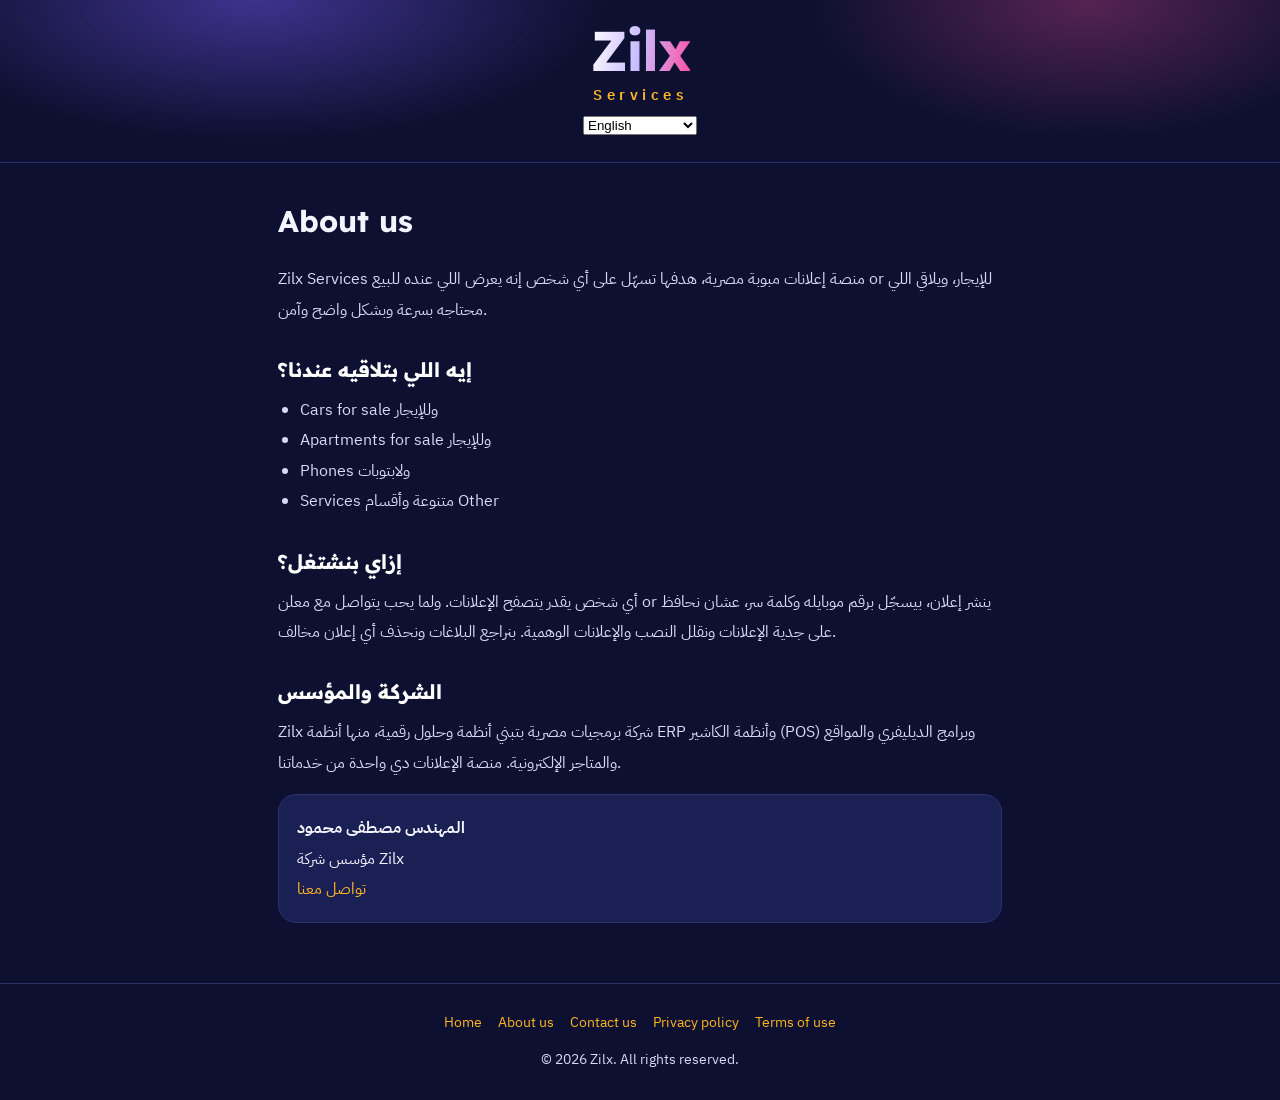
<file: about.html>
<!DOCTYPE html>
<html lang="ar" dir="rtl" data-keep-title>
<head>
<meta charset="UTF-8">
<meta name="viewport" content="width=device-width, initial-scale=1">
<title>من نحن | Zilx خدمات</title>
<meta name="description" content="تعرف على Zilx خدمات: منصة إعلانات مبوبة مصرية لبيع وتأجير العربيات والشقق والموبايلات واللابتوبات والخدمات.">
<link href="https://fonts.googleapis.com/css2?family=Readex+Pro:wght@600;700&family=IBM+Plex+Sans+Arabic:wght@400;600&display=swap" rel="stylesheet">
<link rel="stylesheet" href="pages.css">
</head>
<body>
<header><a href="index.html" style="text-decoration:none"><div class="logo">Zilx</div><div class="sub">خدمات</div></a><select id="lang" class="langsel" translate="no" aria-label="Language"></select></header>
<main>
<h1>من نحن</h1>

<p>Zilx خدمات منصة إعلانات مبوبة مصرية، هدفها تسهّل على أي شخص إنه يعرض اللي عنده للبيع أو للإيجار، ويلاقي اللي محتاجه بسرعة وبشكل واضح وآمن.</p>
<h2>إيه اللي بتلاقيه عندنا؟</h2>
<ul><li>عربيات للبيع وللإيجار</li><li>شقق للبيع وللإيجار</li><li>موبايلات ولابتوبات</li><li>خدمات متنوعة وأقسام أخرى</li></ul>
<h2>إزاي بنشتغل؟</h2>
<p>أي شخص يقدر يتصفح الإعلانات. ولما يحب يتواصل مع معلن أو ينشر إعلان، بيسجّل برقم موبايله وكلمة سر، عشان نحافظ على جدية الإعلانات ونقلل النصب والإعلانات الوهمية. بنراجع البلاغات ونحذف أي إعلان مخالف.</p>
<h2>الشركة والمؤسس</h2>
<p>Zilx شركة برمجيات مصرية بتبني أنظمة وحلول رقمية، منها أنظمة ERP وأنظمة الكاشير (POS) وبرامج الديليفري والمواقع والمتاجر الإلكترونية. منصة الإعلانات دي واحدة من خدماتنا.</p>
<div class="card"><b>المهندس مصطفى محمود</b><br>مؤسس شركة Zilx<br>
<a href="contact.html">تواصل معنا</a></div>

</main>
<footer>
<a href="index.html">الرئيسية</a><a href="about.html">من نحن</a><a href="contact.html">اتصل بنا</a><a href="privacy.html">سياسة الخصوصية</a><a href="terms.html">شروط الاستخدام</a>
<p style="margin-top:10px">© 2026 Zilx. جميع الحقوق محفوظة.</p>
</footer>
<script src="i18n_extra.js"></script>
<script src="i18n.js"></script>
</body>
</html>
</file>
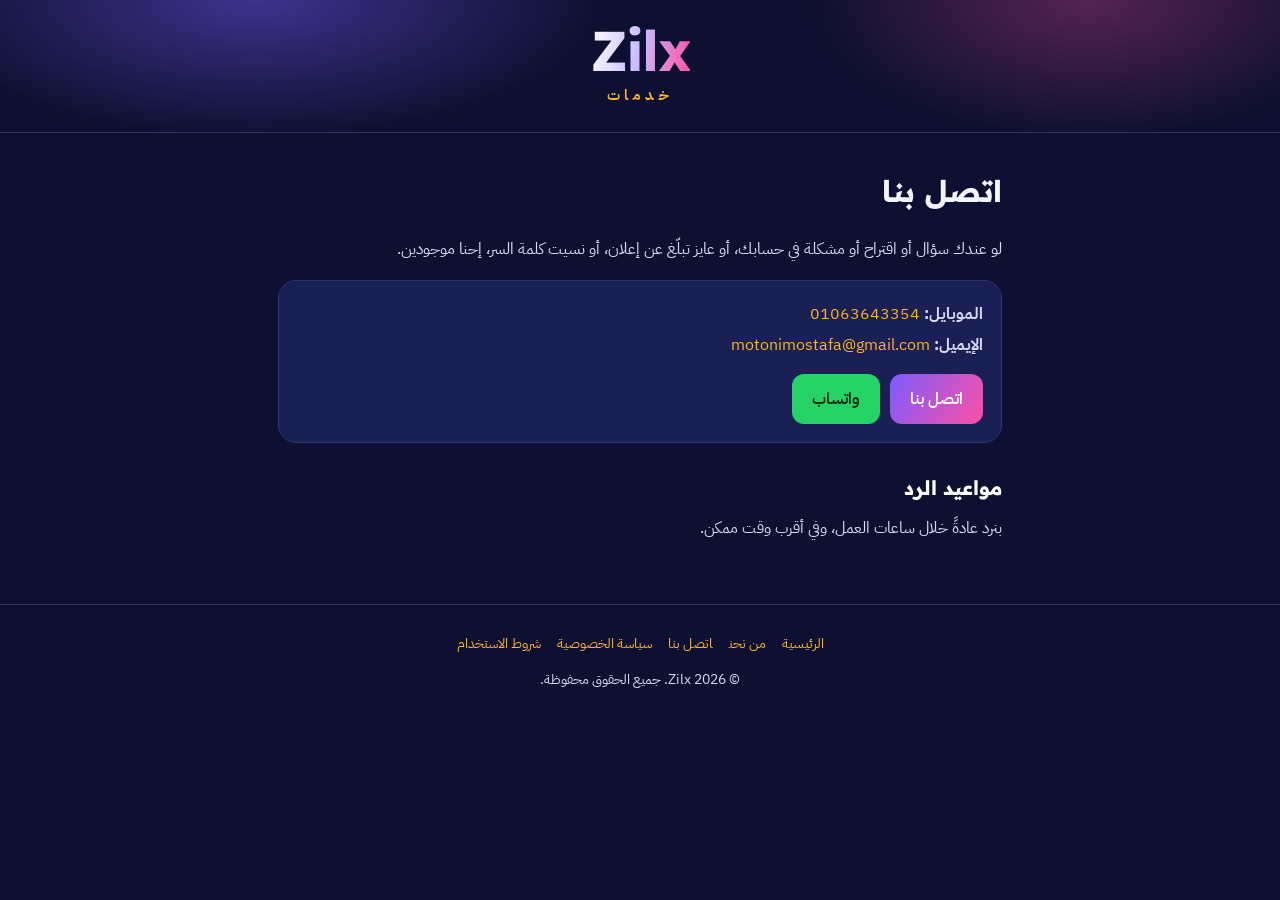
<file: contact.html>
<!DOCTYPE html>
<html lang="ar" dir="rtl">
<head>
<meta charset="UTF-8">
<meta name="viewport" content="width=device-width, initial-scale=1">
<title>اتصل بنا | Zilx خدمات</title>
<meta name="description" content="تواصل مع فريق Zilx خدمات: اتصال أو واتساب أو إيميل.">
<link href="https://fonts.googleapis.com/css2?family=Readex+Pro:wght@600;700&family=IBM+Plex+Sans+Arabic:wght@400;600&display=swap" rel="stylesheet">
<link rel="stylesheet" href="pages.css">
</head>
<body>
<header><a href="index.html" style="text-decoration:none"><div class="logo">Zilx</div><div class="sub">خدمات</div></a></header>
<main>
<h1>اتصل بنا</h1>

<p>لو عندك سؤال أو اقتراح أو مشكلة في حسابك، أو عايز تبلّغ عن إعلان، أو نسيت كلمة السر، إحنا موجودين.</p>
<div class="card">
<p><b>الموبايل:</b> <a href="tel:01063643354" dir="ltr">01063643354</a></p>
<p><b>الإيميل:</b> <a href="mailto:motonimostafa@gmail.com">motonimostafa@gmail.com</a></p>
<div class="btns"><a class="btn" href="tel:01063643354">اتصل بنا</a><a class="btn wa" href="https://wa.me/201063643354" target="_blank" rel="noopener">واتساب</a></div>
</div>
<h2>مواعيد الرد</h2>
<p>بنرد عادةً خلال ساعات العمل، وفي أقرب وقت ممكن.</p>

</main>
<footer>
<a href="index.html">الرئيسية</a><a href="about.html">من نحن</a><a href="contact.html">اتصل بنا</a><a href="privacy.html">سياسة الخصوصية</a><a href="terms.html">شروط الاستخدام</a>
<p style="margin-top:10px">© 2026 Zilx. جميع الحقوق محفوظة.</p>
</footer>
</body>
</html>
</file>
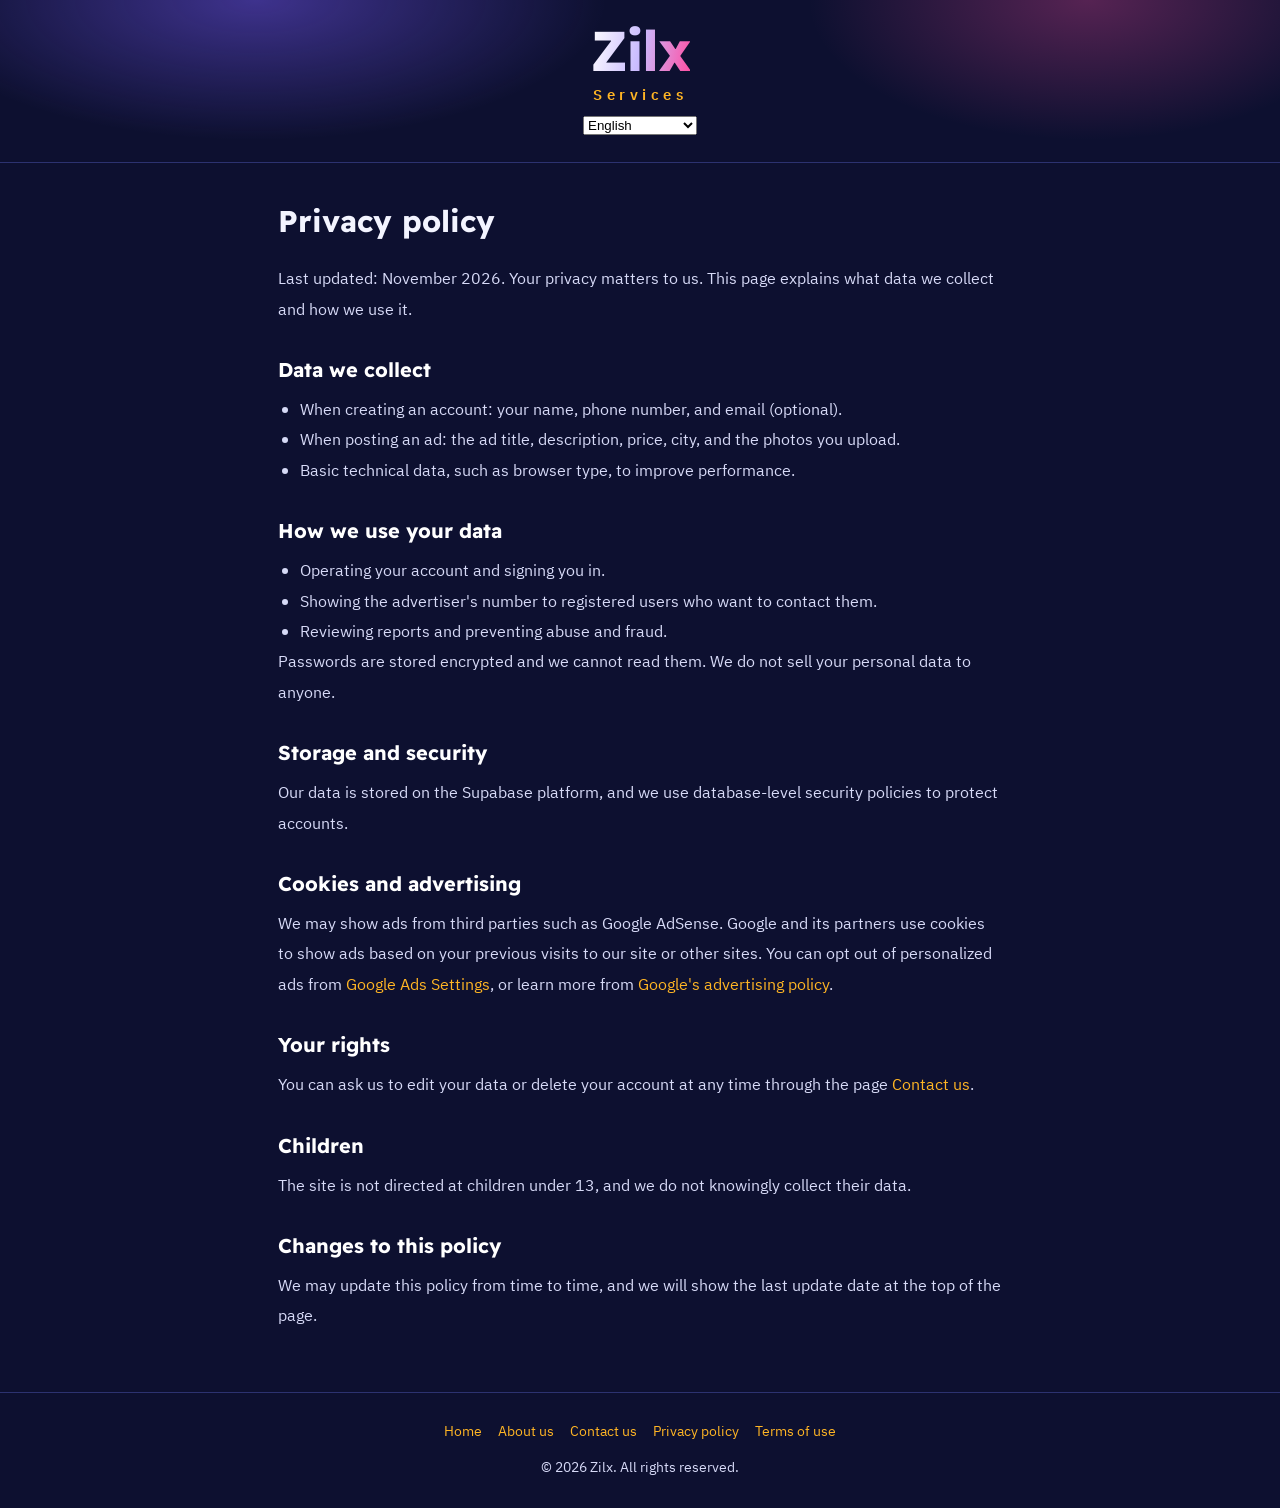
<file: privacy.html>
<!DOCTYPE html>
<html lang="ar" dir="rtl" data-keep-title>
<head>
<meta charset="UTF-8">
<meta name="viewport" content="width=device-width, initial-scale=1">
<title>سياسة الخصوصية | Zilx خدمات</title>
<meta name="description" content="سياسة الخصوصية لموقع Zilx خدمات: البيانات التي نجمعها وكيف نستخدمها وملفات الارتباط والإعلانات.">
<link href="https://fonts.googleapis.com/css2?family=Readex+Pro:wght@600;700&family=IBM+Plex+Sans+Arabic:wght@400;600&display=swap" rel="stylesheet">
<link rel="stylesheet" href="pages.css">
</head>
<body>
<header><a href="index.html" style="text-decoration:none"><div class="logo">Zilx</div><div class="sub">خدمات</div></a><select id="lang" class="langsel" translate="no" aria-label="Language"></select></header>
<main>
<h1>سياسة الخصوصية</h1>

<p>آخر تحديث: نوفمبر 2026. خصوصيتك تهمنا، والصفحة دي بتوضّح إيه البيانات اللي بنجمعها وإزاي بنستخدمها.</p>
<h2>البيانات التي نجمعها</h2>
<ul><li>عند إنشاء حساب: الاسم ورقم الموبايل، والإيميل (اختياري).</li><li>عند نشر إعلان: عنوان الإعلان ووصفه وسعره ومدينته والصور اللي بترفعها.</li><li>بيانات تقنية بسيطة مثل نوع المتصفح لتحسين الأداء.</li></ul>
<h2>كيف نستخدم بياناتك</h2>
<ul><li>تشغيل الحساب وتسجيل الدخول.</li><li>عرض رقم المعلن للمستخدمين المسجّلين اللي عايزين يتواصلوا معاه.</li><li>مراجعة البلاغات ومنع الإساءة والنصب.</li></ul>
<p>كلمات السر بتتخزن مشفّرة ولا يمكن لنا قراءتها. ولا نبيع بياناتك الشخصية لأي جهة.</p>
<h2>التخزين والأمان</h2>
<p>بياناتنا بتتخزن على منصة Supabase، وبنستخدم سياسات أمان على مستوى قاعدة البيانات لحماية الحسابات.</p>
<h2>ملفات الارتباط (Cookies) والإعلانات</h2>
<p>ممكن نعرض إعلانات من أطراف خارجية مثل Google AdSense. جوجل وشركاؤها بيستخدموا ملفات الارتباط لعرض إعلانات بناءً على زياراتك السابقة لموقعنا أو مواقع أخرى. تقدر تلغي الإعلانات المخصصة من <a href="https://adssettings.google.com" target="_blank" rel="noopener">إعدادات إعلانات جوجل</a>، أو تعرف أكتر من <a href="https://policies.google.com/technologies/ads" target="_blank" rel="noopener">سياسة جوجل للإعلانات</a>.</p>
<h2>حقوقك</h2>
<p>تقدر تطلب تعديل بياناتك أو حذف حسابك في أي وقت بالتواصل معانا من صفحة <a href="contact.html">اتصل بنا</a>.</p>
<h2>الأطفال</h2>
<p>الموقع غير موجّه للأطفال دون 13 سنة ولا نجمع بياناتهم عن قصد.</p>
<h2>تغيير السياسة</h2>
<p>ممكن نحدّث السياسة دي من وقت للتاني، وهنكتب تاريخ آخر تحديث أعلى الصفحة.</p>

</main>
<footer>
<a href="index.html">الرئيسية</a><a href="about.html">من نحن</a><a href="contact.html">اتصل بنا</a><a href="privacy.html">سياسة الخصوصية</a><a href="terms.html">شروط الاستخدام</a>
<p style="margin-top:10px">© 2026 Zilx. جميع الحقوق محفوظة.</p>
</footer>
<script src="i18n_extra.js"></script>
<script src="i18n.js"></script>
</body>
</html>
</file>
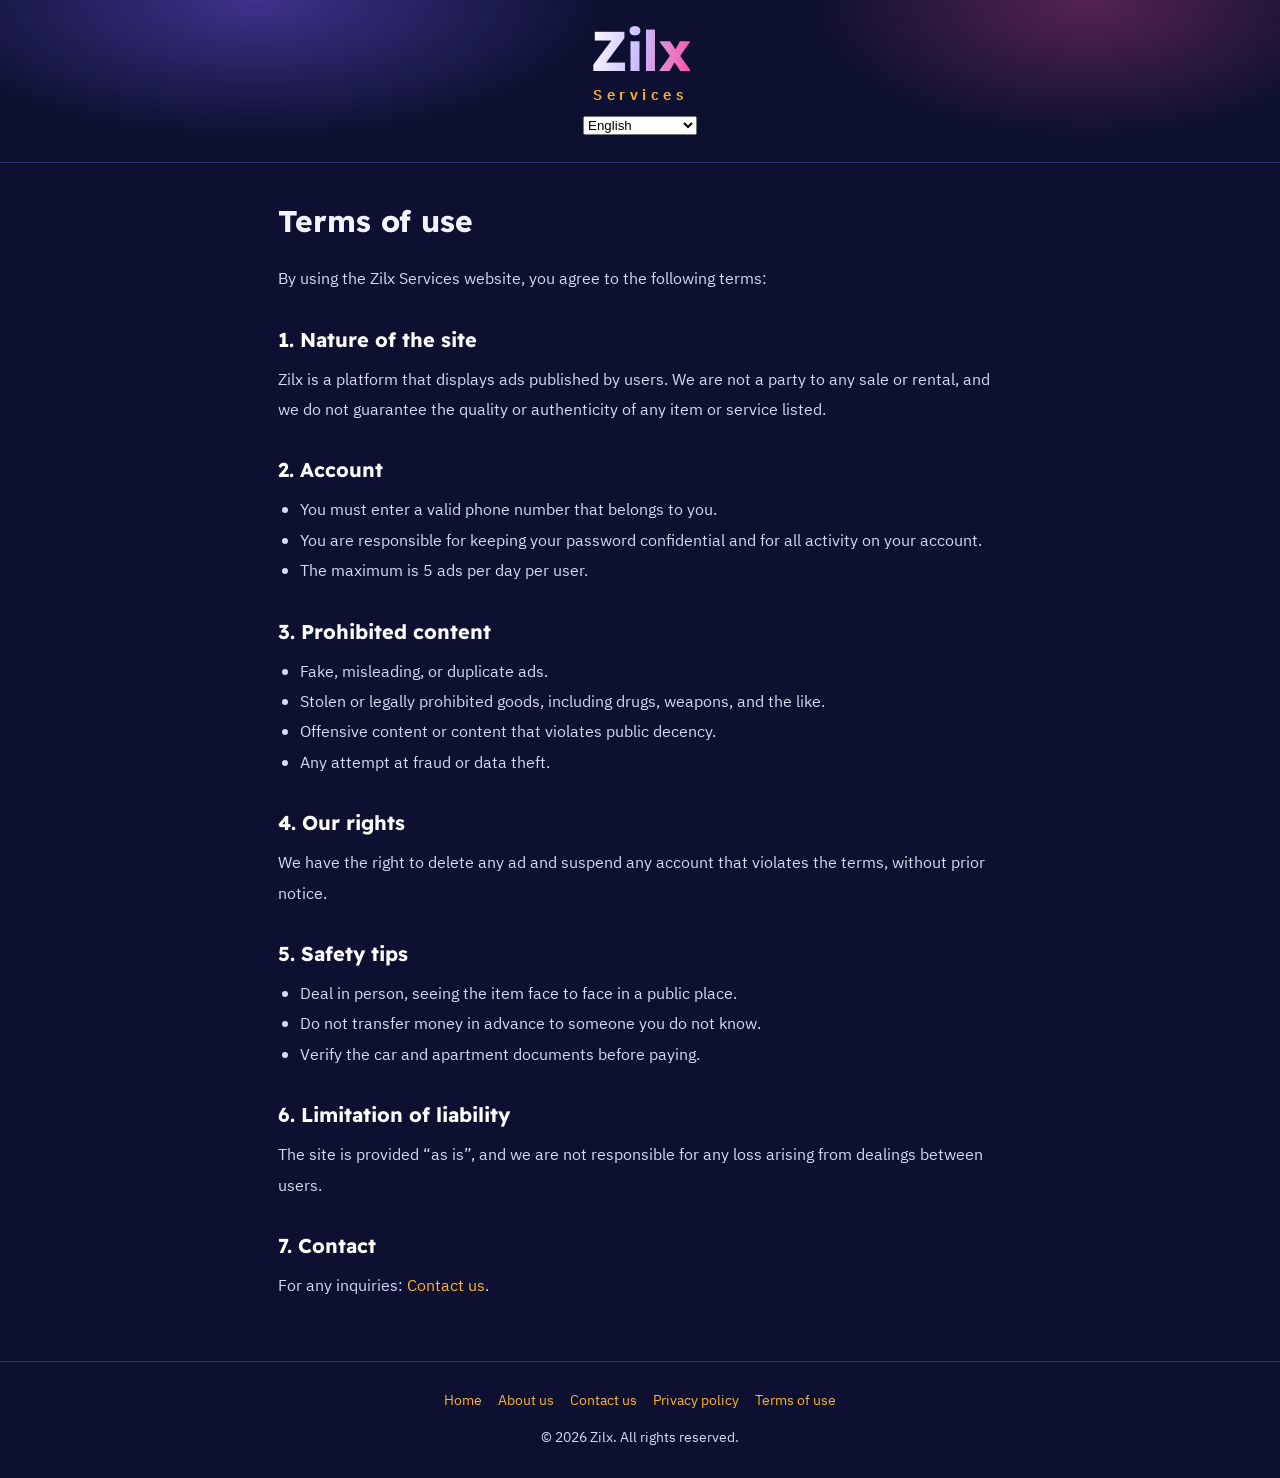
<file: terms.html>
<!DOCTYPE html>
<html lang="ar" dir="rtl" data-keep-title>
<head>
<meta charset="UTF-8">
<meta name="viewport" content="width=device-width, initial-scale=1">
<title>شروط الاستخدام | Zilx خدمات</title>
<meta name="description" content="شروط وأحكام استخدام موقع Zilx خدمات للإعلانات المبوبة.">
<link href="https://fonts.googleapis.com/css2?family=Readex+Pro:wght@600;700&family=IBM+Plex+Sans+Arabic:wght@400;600&display=swap" rel="stylesheet">
<link rel="stylesheet" href="pages.css">
</head>
<body>
<header><a href="index.html" style="text-decoration:none"><div class="logo">Zilx</div><div class="sub">خدمات</div></a><select id="lang" class="langsel" translate="no" aria-label="Language"></select></header>
<main>
<h1>شروط الاستخدام</h1>

<p>باستخدامك موقع Zilx خدمات فإنت موافق على الشروط التالية:</p>
<h2>1. طبيعة الموقع</h2>
<p>Zilx منصة بتعرض إعلانات ينشرها مستخدمون. إحنا مش طرف في عملية البيع أو الإيجار، ولا بنضمن جودة أو صحة أي سلعة أو خدمة معروضة.</p>
<h2>2. الحساب</h2>
<ul><li>لازم تدخل رقم موبايل صحيح يخصك.</li><li>إنت مسؤول عن سرية كلمة السر وعن كل نشاط على حسابك.</li><li>الحد الأقصى 5 إعلانات في اليوم للمستخدم.</li></ul>
<h2>3. المحتوى الممنوع</h2>
<ul><li>إعلانات وهمية أو مضللة أو مكررة.</li><li>سلع مسروقة أو ممنوعة قانونًا، من مخدرات وأسلحة وغيرها.</li><li>محتوى مسيء أو يخالف الآداب العامة.</li><li>أي محاولة نصب أو سرقة بيانات.</li></ul>
<h2>4. حقوقنا</h2>
<p>من حقنا حذف أي إعلان وإيقاف أي حساب يخالف الشروط من غير إنذار مسبق.</p>
<h2>5. نصائح للأمان</h2>
<ul><li>اتعامل وإنت شايف السلعة وجهًا لوجه في مكان عام.</li><li>متحوّلش فلوس مقدمًا لشخص متعرفوش.</li><li>اتأكد من أوراق العربية والشقة قبل الدفع.</li></ul>
<h2>6. حدود المسؤولية</h2>
<p>الموقع بيشتغل "كما هو"، ومش مسؤولين عن أي خسارة ناتجة عن التعامل بين المستخدمين.</p>
<h2>7. التواصل</h2>
<p>لأي استفسار: <a href="contact.html">اتصل بنا</a>.</p>

</main>
<footer>
<a href="index.html">الرئيسية</a><a href="about.html">من نحن</a><a href="contact.html">اتصل بنا</a><a href="privacy.html">سياسة الخصوصية</a><a href="terms.html">شروط الاستخدام</a>
<p style="margin-top:10px">© 2026 Zilx. جميع الحقوق محفوظة.</p>
</footer>
<script src="i18n_extra.js"></script>
<script src="i18n.js"></script>
</body>
</html>
</file>
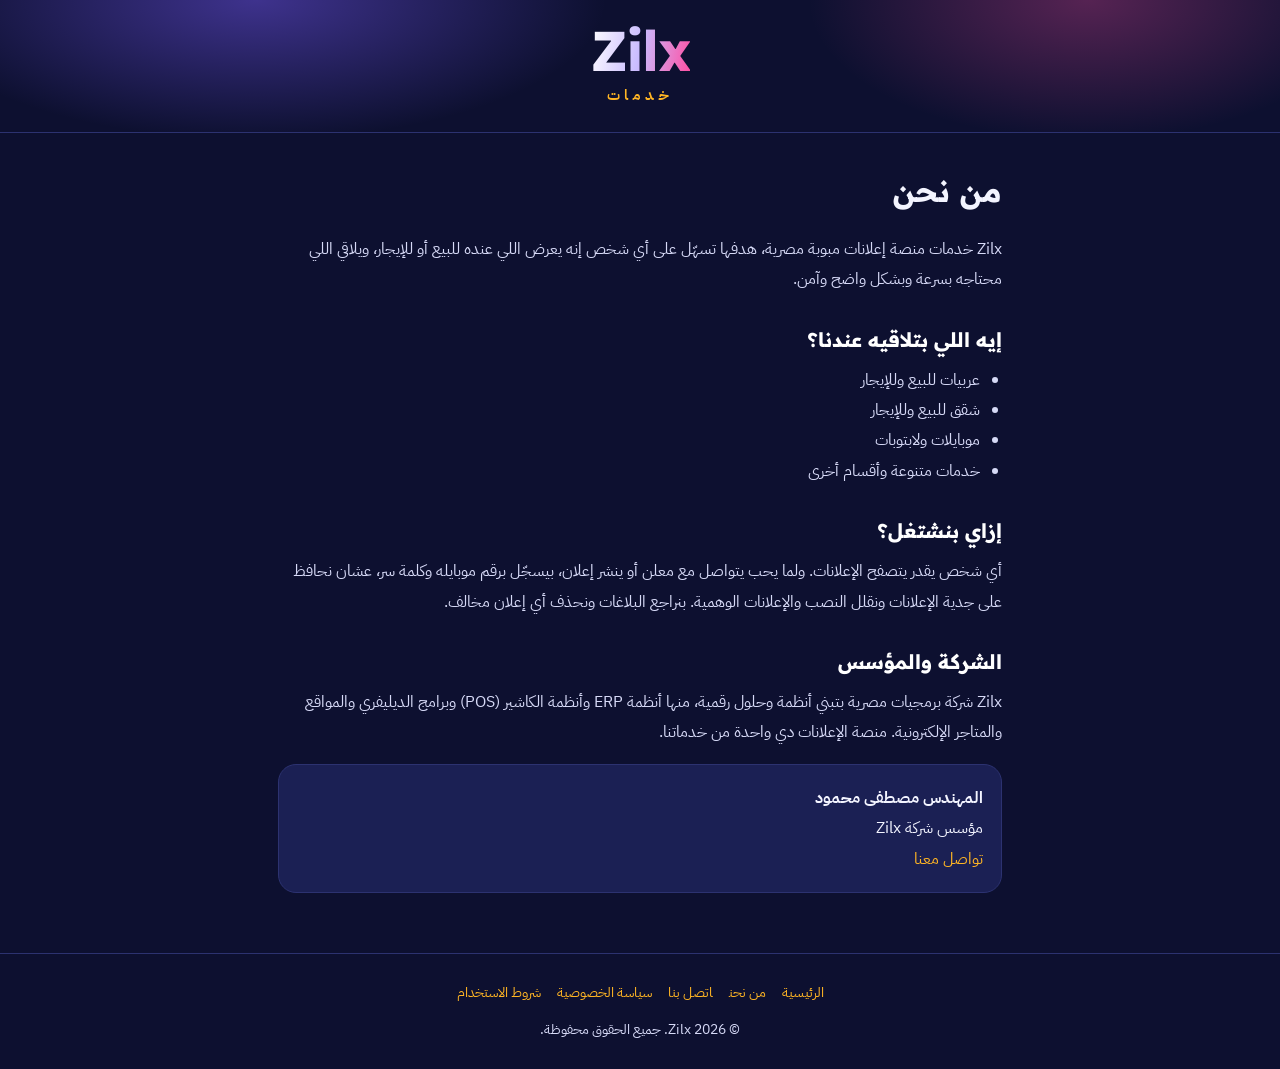
<file: khadmat/about.html>
<!DOCTYPE html>
<html lang="ar" dir="rtl">
<head>
<meta charset="UTF-8">
<meta name="viewport" content="width=device-width, initial-scale=1">
<title>من نحن | Zilx خدمات</title>
<meta name="description" content="تعرف على Zilx خدمات: منصة إعلانات مبوبة مصرية لبيع وتأجير العربيات والشقق والموبايلات واللابتوبات والخدمات.">
<link href="https://fonts.googleapis.com/css2?family=Readex+Pro:wght@600;700&family=IBM+Plex+Sans+Arabic:wght@400;600&display=swap" rel="stylesheet">
<link rel="stylesheet" href="pages.css">
</head>
<body>
<header><a href="index.html" style="text-decoration:none"><div class="logo">Zilx</div><div class="sub">خدمات</div></a></header>
<main>
<h1>من نحن</h1>

<p>Zilx خدمات منصة إعلانات مبوبة مصرية، هدفها تسهّل على أي شخص إنه يعرض اللي عنده للبيع أو للإيجار، ويلاقي اللي محتاجه بسرعة وبشكل واضح وآمن.</p>
<h2>إيه اللي بتلاقيه عندنا؟</h2>
<ul><li>عربيات للبيع وللإيجار</li><li>شقق للبيع وللإيجار</li><li>موبايلات ولابتوبات</li><li>خدمات متنوعة وأقسام أخرى</li></ul>
<h2>إزاي بنشتغل؟</h2>
<p>أي شخص يقدر يتصفح الإعلانات. ولما يحب يتواصل مع معلن أو ينشر إعلان، بيسجّل برقم موبايله وكلمة سر، عشان نحافظ على جدية الإعلانات ونقلل النصب والإعلانات الوهمية. بنراجع البلاغات ونحذف أي إعلان مخالف.</p>
<h2>الشركة والمؤسس</h2>
<p>Zilx شركة برمجيات مصرية بتبني أنظمة وحلول رقمية، منها أنظمة ERP وأنظمة الكاشير (POS) وبرامج الديليفري والمواقع والمتاجر الإلكترونية. منصة الإعلانات دي واحدة من خدماتنا.</p>
<div class="card"><b>المهندس مصطفى محمود</b><br>مؤسس شركة Zilx<br>
<a href="contact.html">تواصل معنا</a></div>

</main>
<footer>
<a href="index.html">الرئيسية</a><a href="about.html">من نحن</a><a href="contact.html">اتصل بنا</a><a href="privacy.html">سياسة الخصوصية</a><a href="terms.html">شروط الاستخدام</a>
<p style="margin-top:10px">© 2026 Zilx. جميع الحقوق محفوظة.</p>
</footer>
</body>
</html>
</file>
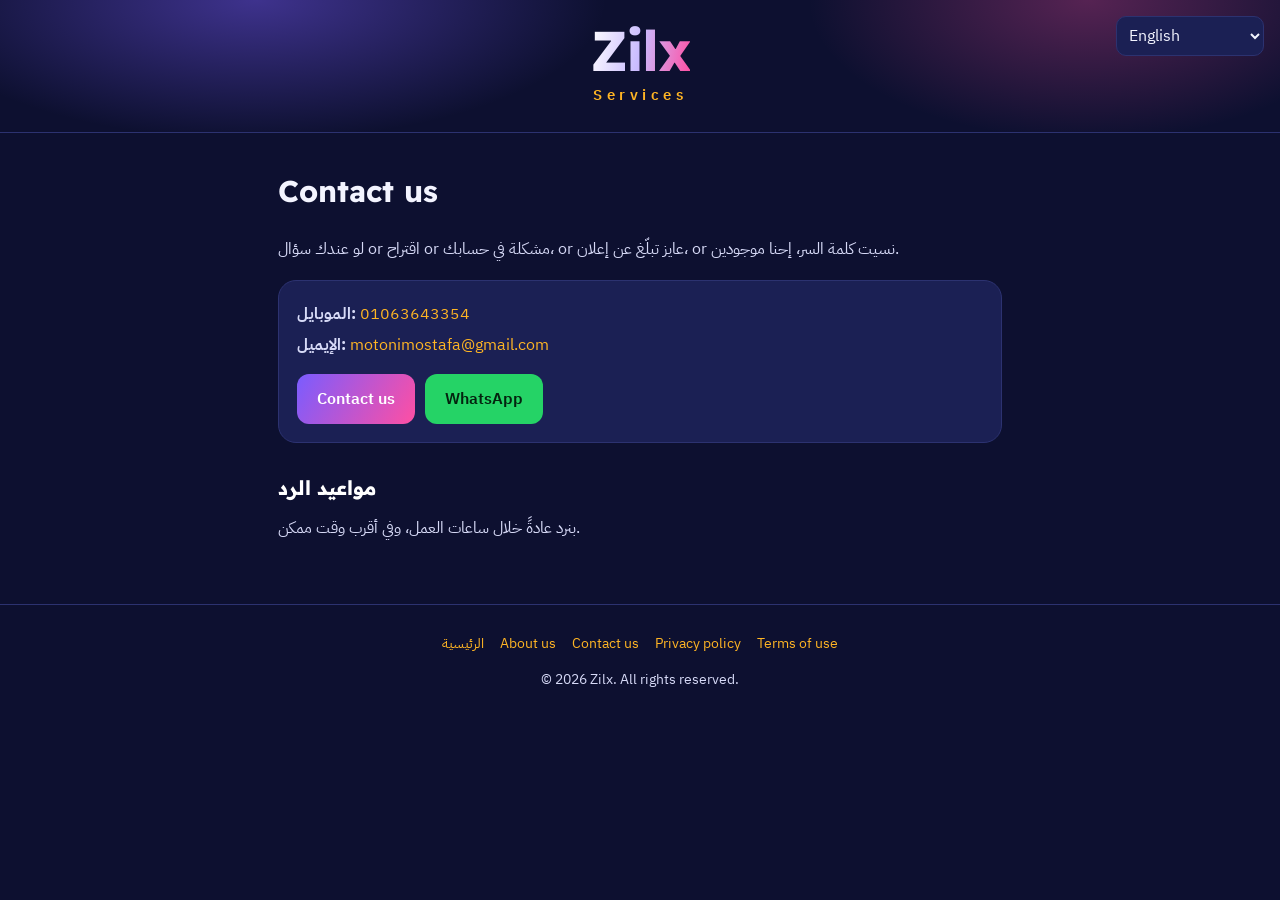
<file: khadmat/contact.html>
<!DOCTYPE html>
<html lang="ar" dir="rtl" data-keep-title>
<head>
<meta charset="UTF-8">
<meta name="viewport" content="width=device-width, initial-scale=1">
<title>اتصل بنا | Zilx خدمات</title>
<meta name="description" content="تواصل مع فريق Zilx خدمات: اتصال أو واتساب أو إيميل.">
<link href="https://fonts.googleapis.com/css2?family=Readex+Pro:wght@600;700&family=IBM+Plex+Sans+Arabic:wght@400;600&display=swap" rel="stylesheet">
<link rel="stylesheet" href="pages.css">
</head>
<body>
<header><a href="index.html" style="text-decoration:none"><div class="logo">Zilx</div><div class="sub">خدمات</div></a><select id="lang" class="langsel" translate="no" aria-label="Language"></select></header>
<main>
<h1>اتصل بنا</h1>

<p>لو عندك سؤال أو اقتراح أو مشكلة في حسابك، أو عايز تبلّغ عن إعلان، أو نسيت كلمة السر، إحنا موجودين.</p>
<div class="card">
<p><b>الموبايل:</b> <a href="tel:01063643354" dir="ltr">01063643354</a></p>
<p><b>الإيميل:</b> <a href="mailto:motonimostafa@gmail.com">motonimostafa@gmail.com</a></p>
<div class="btns"><a class="btn" href="tel:01063643354">اتصل بنا</a><a class="btn wa" href="https://wa.me/201063643354" target="_blank" rel="noopener">واتساب</a></div>
</div>
<h2>مواعيد الرد</h2>
<p>بنرد عادةً خلال ساعات العمل، وفي أقرب وقت ممكن.</p>

</main>
<footer>
<a href="index.html">الرئيسية</a><a href="about.html">من نحن</a><a href="contact.html">اتصل بنا</a><a href="privacy.html">سياسة الخصوصية</a><a href="terms.html">شروط الاستخدام</a>
<p style="margin-top:10px">© 2026 Zilx. جميع الحقوق محفوظة.</p>
</footer>
<script src="i18n_extra.js"></script>
<script src="i18n.js"></script>
</body>
</html>
</file>
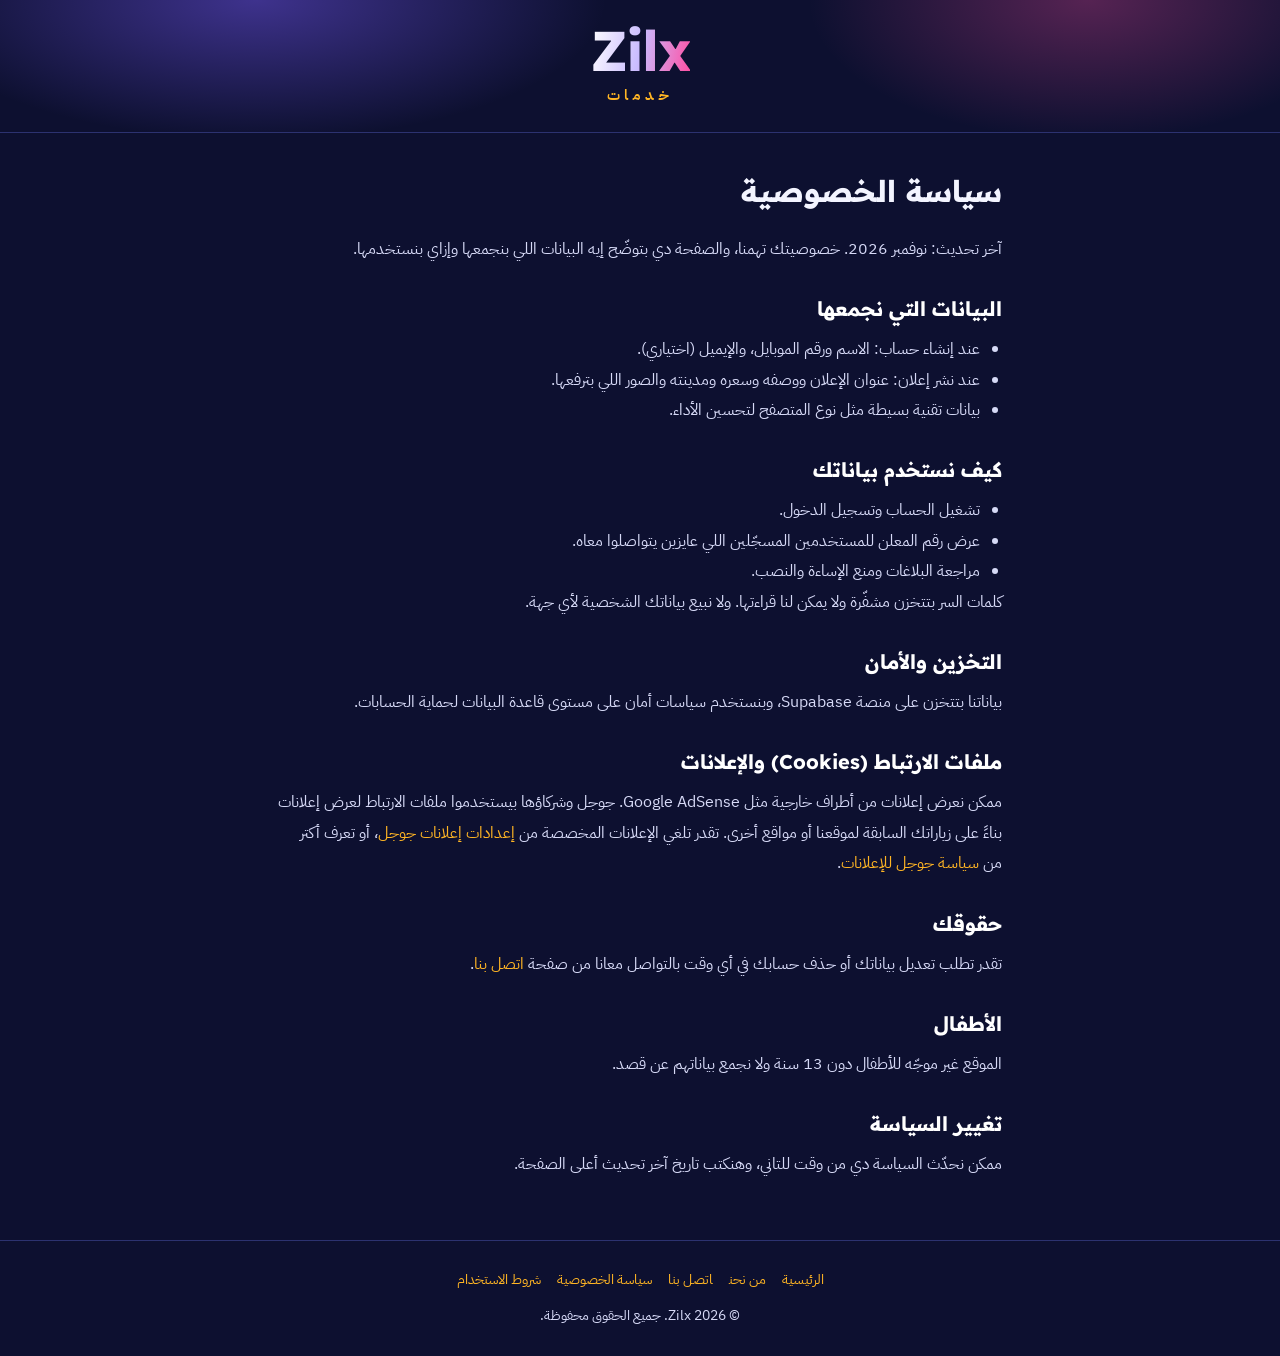
<file: khadmat/privacy.html>
<!DOCTYPE html>
<html lang="ar" dir="rtl">
<head>
<meta charset="UTF-8">
<meta name="viewport" content="width=device-width, initial-scale=1">
<title>سياسة الخصوصية | Zilx خدمات</title>
<meta name="description" content="سياسة الخصوصية لموقع Zilx خدمات: البيانات التي نجمعها وكيف نستخدمها وملفات الارتباط والإعلانات.">
<link href="https://fonts.googleapis.com/css2?family=Readex+Pro:wght@600;700&family=IBM+Plex+Sans+Arabic:wght@400;600&display=swap" rel="stylesheet">
<link rel="stylesheet" href="pages.css">
</head>
<body>
<header><a href="index.html" style="text-decoration:none"><div class="logo">Zilx</div><div class="sub">خدمات</div></a></header>
<main>
<h1>سياسة الخصوصية</h1>

<p>آخر تحديث: نوفمبر 2026. خصوصيتك تهمنا، والصفحة دي بتوضّح إيه البيانات اللي بنجمعها وإزاي بنستخدمها.</p>
<h2>البيانات التي نجمعها</h2>
<ul><li>عند إنشاء حساب: الاسم ورقم الموبايل، والإيميل (اختياري).</li><li>عند نشر إعلان: عنوان الإعلان ووصفه وسعره ومدينته والصور اللي بترفعها.</li><li>بيانات تقنية بسيطة مثل نوع المتصفح لتحسين الأداء.</li></ul>
<h2>كيف نستخدم بياناتك</h2>
<ul><li>تشغيل الحساب وتسجيل الدخول.</li><li>عرض رقم المعلن للمستخدمين المسجّلين اللي عايزين يتواصلوا معاه.</li><li>مراجعة البلاغات ومنع الإساءة والنصب.</li></ul>
<p>كلمات السر بتتخزن مشفّرة ولا يمكن لنا قراءتها. ولا نبيع بياناتك الشخصية لأي جهة.</p>
<h2>التخزين والأمان</h2>
<p>بياناتنا بتتخزن على منصة Supabase، وبنستخدم سياسات أمان على مستوى قاعدة البيانات لحماية الحسابات.</p>
<h2>ملفات الارتباط (Cookies) والإعلانات</h2>
<p>ممكن نعرض إعلانات من أطراف خارجية مثل Google AdSense. جوجل وشركاؤها بيستخدموا ملفات الارتباط لعرض إعلانات بناءً على زياراتك السابقة لموقعنا أو مواقع أخرى. تقدر تلغي الإعلانات المخصصة من <a href="https://adssettings.google.com" target="_blank" rel="noopener">إعدادات إعلانات جوجل</a>، أو تعرف أكتر من <a href="https://policies.google.com/technologies/ads" target="_blank" rel="noopener">سياسة جوجل للإعلانات</a>.</p>
<h2>حقوقك</h2>
<p>تقدر تطلب تعديل بياناتك أو حذف حسابك في أي وقت بالتواصل معانا من صفحة <a href="contact.html">اتصل بنا</a>.</p>
<h2>الأطفال</h2>
<p>الموقع غير موجّه للأطفال دون 13 سنة ولا نجمع بياناتهم عن قصد.</p>
<h2>تغيير السياسة</h2>
<p>ممكن نحدّث السياسة دي من وقت للتاني، وهنكتب تاريخ آخر تحديث أعلى الصفحة.</p>

</main>
<footer>
<a href="index.html">الرئيسية</a><a href="about.html">من نحن</a><a href="contact.html">اتصل بنا</a><a href="privacy.html">سياسة الخصوصية</a><a href="terms.html">شروط الاستخدام</a>
<p style="margin-top:10px">© 2026 Zilx. جميع الحقوق محفوظة.</p>
</footer>
</body>
</html>
</file>
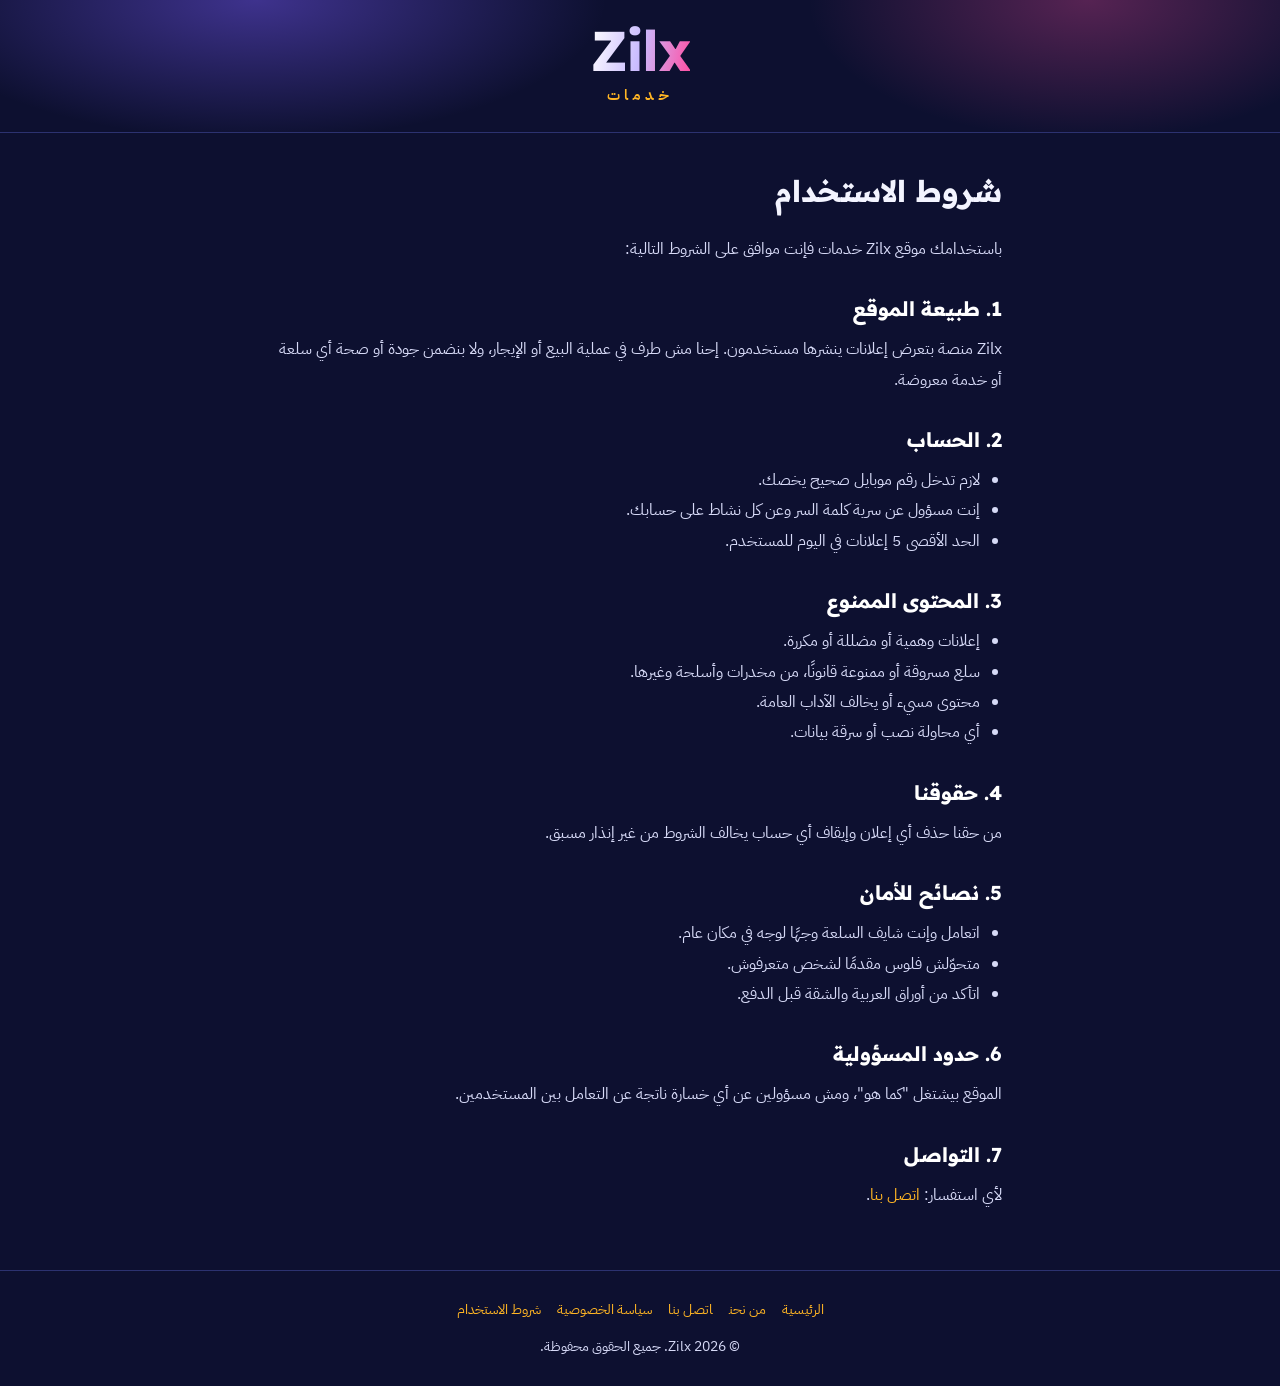
<file: khadmat/terms.html>
<!DOCTYPE html>
<html lang="ar" dir="rtl">
<head>
<meta charset="UTF-8">
<meta name="viewport" content="width=device-width, initial-scale=1">
<title>شروط الاستخدام | Zilx خدمات</title>
<meta name="description" content="شروط وأحكام استخدام موقع Zilx خدمات للإعلانات المبوبة.">
<link href="https://fonts.googleapis.com/css2?family=Readex+Pro:wght@600;700&family=IBM+Plex+Sans+Arabic:wght@400;600&display=swap" rel="stylesheet">
<link rel="stylesheet" href="pages.css">
</head>
<body>
<header><a href="index.html" style="text-decoration:none"><div class="logo">Zilx</div><div class="sub">خدمات</div></a></header>
<main>
<h1>شروط الاستخدام</h1>

<p>باستخدامك موقع Zilx خدمات فإنت موافق على الشروط التالية:</p>
<h2>1. طبيعة الموقع</h2>
<p>Zilx منصة بتعرض إعلانات ينشرها مستخدمون. إحنا مش طرف في عملية البيع أو الإيجار، ولا بنضمن جودة أو صحة أي سلعة أو خدمة معروضة.</p>
<h2>2. الحساب</h2>
<ul><li>لازم تدخل رقم موبايل صحيح يخصك.</li><li>إنت مسؤول عن سرية كلمة السر وعن كل نشاط على حسابك.</li><li>الحد الأقصى 5 إعلانات في اليوم للمستخدم.</li></ul>
<h2>3. المحتوى الممنوع</h2>
<ul><li>إعلانات وهمية أو مضللة أو مكررة.</li><li>سلع مسروقة أو ممنوعة قانونًا، من مخدرات وأسلحة وغيرها.</li><li>محتوى مسيء أو يخالف الآداب العامة.</li><li>أي محاولة نصب أو سرقة بيانات.</li></ul>
<h2>4. حقوقنا</h2>
<p>من حقنا حذف أي إعلان وإيقاف أي حساب يخالف الشروط من غير إنذار مسبق.</p>
<h2>5. نصائح للأمان</h2>
<ul><li>اتعامل وإنت شايف السلعة وجهًا لوجه في مكان عام.</li><li>متحوّلش فلوس مقدمًا لشخص متعرفوش.</li><li>اتأكد من أوراق العربية والشقة قبل الدفع.</li></ul>
<h2>6. حدود المسؤولية</h2>
<p>الموقع بيشتغل "كما هو"، ومش مسؤولين عن أي خسارة ناتجة عن التعامل بين المستخدمين.</p>
<h2>7. التواصل</h2>
<p>لأي استفسار: <a href="contact.html">اتصل بنا</a>.</p>

</main>
<footer>
<a href="index.html">الرئيسية</a><a href="about.html">من نحن</a><a href="contact.html">اتصل بنا</a><a href="privacy.html">سياسة الخصوصية</a><a href="terms.html">شروط الاستخدام</a>
<p style="margin-top:10px">© 2026 Zilx. جميع الحقوق محفوظة.</p>
</footer>
</body>
</html>
</file>
<file: pages.css>
:root{--bg:#0d1030;--bg2:#161a45;--card:#1b2054;--line:#2c3270;--tx:#f3f4ff;--mut:#9aa0d6;--gold:#ffb524;--vio:#7a5cff;--pink:#ff4fa3}
*{box-sizing:border-box;margin:0}
body{font-family:'IBM Plex Sans Arabic',sans-serif;background:var(--bg);color:var(--tx);line-height:1.9;min-height:100vh}
a{color:var(--gold);text-decoration:none}
header{padding:22px 16px;text-align:center;border-bottom:1px solid var(--line);background:radial-gradient(500px 200px at 20% 0,rgba(122,92,255,.45),transparent 70%),radial-gradient(400px 200px at 85% 0,rgba(255,79,163,.3),transparent 70%)}
.logo{font-family:'Readex Pro',sans-serif;font-size:56px;font-weight:700;direction:ltr;line-height:1;letter-spacing:-.03em;background:linear-gradient(100deg,#fff,#c9bbff 50%,var(--pink));-webkit-background-clip:text;background-clip:text;color:transparent;display:inline-block}
.sub{color:var(--gold);letter-spacing:.3em;font-weight:600;font-size:15px}
main{max-width:760px;margin:0 auto;padding:30px 18px 60px}
h1{font-family:'Readex Pro',sans-serif;font-size:30px;margin-bottom:14px}
h2{font-family:'Readex Pro',sans-serif;font-size:20px;margin:26px 0 6px;color:#fff}
p,li{color:#d7daf7}
ul{padding-inline-start:22px}
.card{background:var(--card);border:1px solid var(--line);border-radius:18px;padding:18px;margin-top:16px}
.btns{display:flex;gap:10px;flex-wrap:wrap;margin-top:14px}
.btn{display:inline-block;padding:10px 20px;border-radius:12px;font-weight:600;background:linear-gradient(120deg,var(--vio),var(--pink));color:#fff}
.btn.wa{background:#25d366;color:#04230f}
footer{text-align:center;color:var(--mut);padding:26px 16px;border-top:1px solid var(--line);font-size:14px}
footer a{margin:0 8px}
</file>
<file: khadmat/pages.css>
:root{--bg:#0d1030;--bg2:#161a45;--card:#1b2054;--line:#2c3270;--tx:#f3f4ff;--mut:#9aa0d6;--gold:#ffb524;--vio:#7a5cff;--pink:#ff4fa3}
*{box-sizing:border-box;margin:0}
body{font-family:'IBM Plex Sans Arabic',sans-serif;background:var(--bg);color:var(--tx);line-height:1.9;min-height:100vh}
a{color:var(--gold);text-decoration:none}
header{padding:22px 16px;text-align:center;border-bottom:1px solid var(--line);background:radial-gradient(500px 200px at 20% 0,rgba(122,92,255,.45),transparent 70%),radial-gradient(400px 200px at 85% 0,rgba(255,79,163,.3),transparent 70%)}
.logo{font-family:'Readex Pro',sans-serif;font-size:56px;font-weight:700;direction:ltr;line-height:1;letter-spacing:-.03em;background:linear-gradient(100deg,#fff,#c9bbff 50%,var(--pink));-webkit-background-clip:text;background-clip:text;color:transparent;display:inline-block}
.sub{color:var(--gold);letter-spacing:.3em;font-weight:600;font-size:15px}
main{max-width:760px;margin:0 auto;padding:30px 18px 60px}
h1{font-family:'Readex Pro',sans-serif;font-size:30px;margin-bottom:14px}
h2{font-family:'Readex Pro',sans-serif;font-size:20px;margin:26px 0 6px;color:#fff}
p,li{color:#d7daf7}
ul{padding-inline-start:22px}
.card{background:var(--card);border:1px solid var(--line);border-radius:18px;padding:18px;margin-top:16px}
.btns{display:flex;gap:10px;flex-wrap:wrap;margin-top:14px}
.btn{display:inline-block;padding:10px 20px;border-radius:12px;font-weight:600;background:linear-gradient(120deg,var(--vio),var(--pink));color:#fff}
.btn.wa{background:#25d366;color:#04230f}
footer{text-align:center;color:var(--mut);padding:26px 16px;border-top:1px solid var(--line);font-size:14px}
footer a{margin:0 8px}

header{position:relative}
.langsel{position:absolute;top:16px;inset-inline-end:16px;background:var(--card);border:1px solid var(--line);border-radius:10px;padding:6px 8px;color:var(--tx);font:inherit}
</file>
